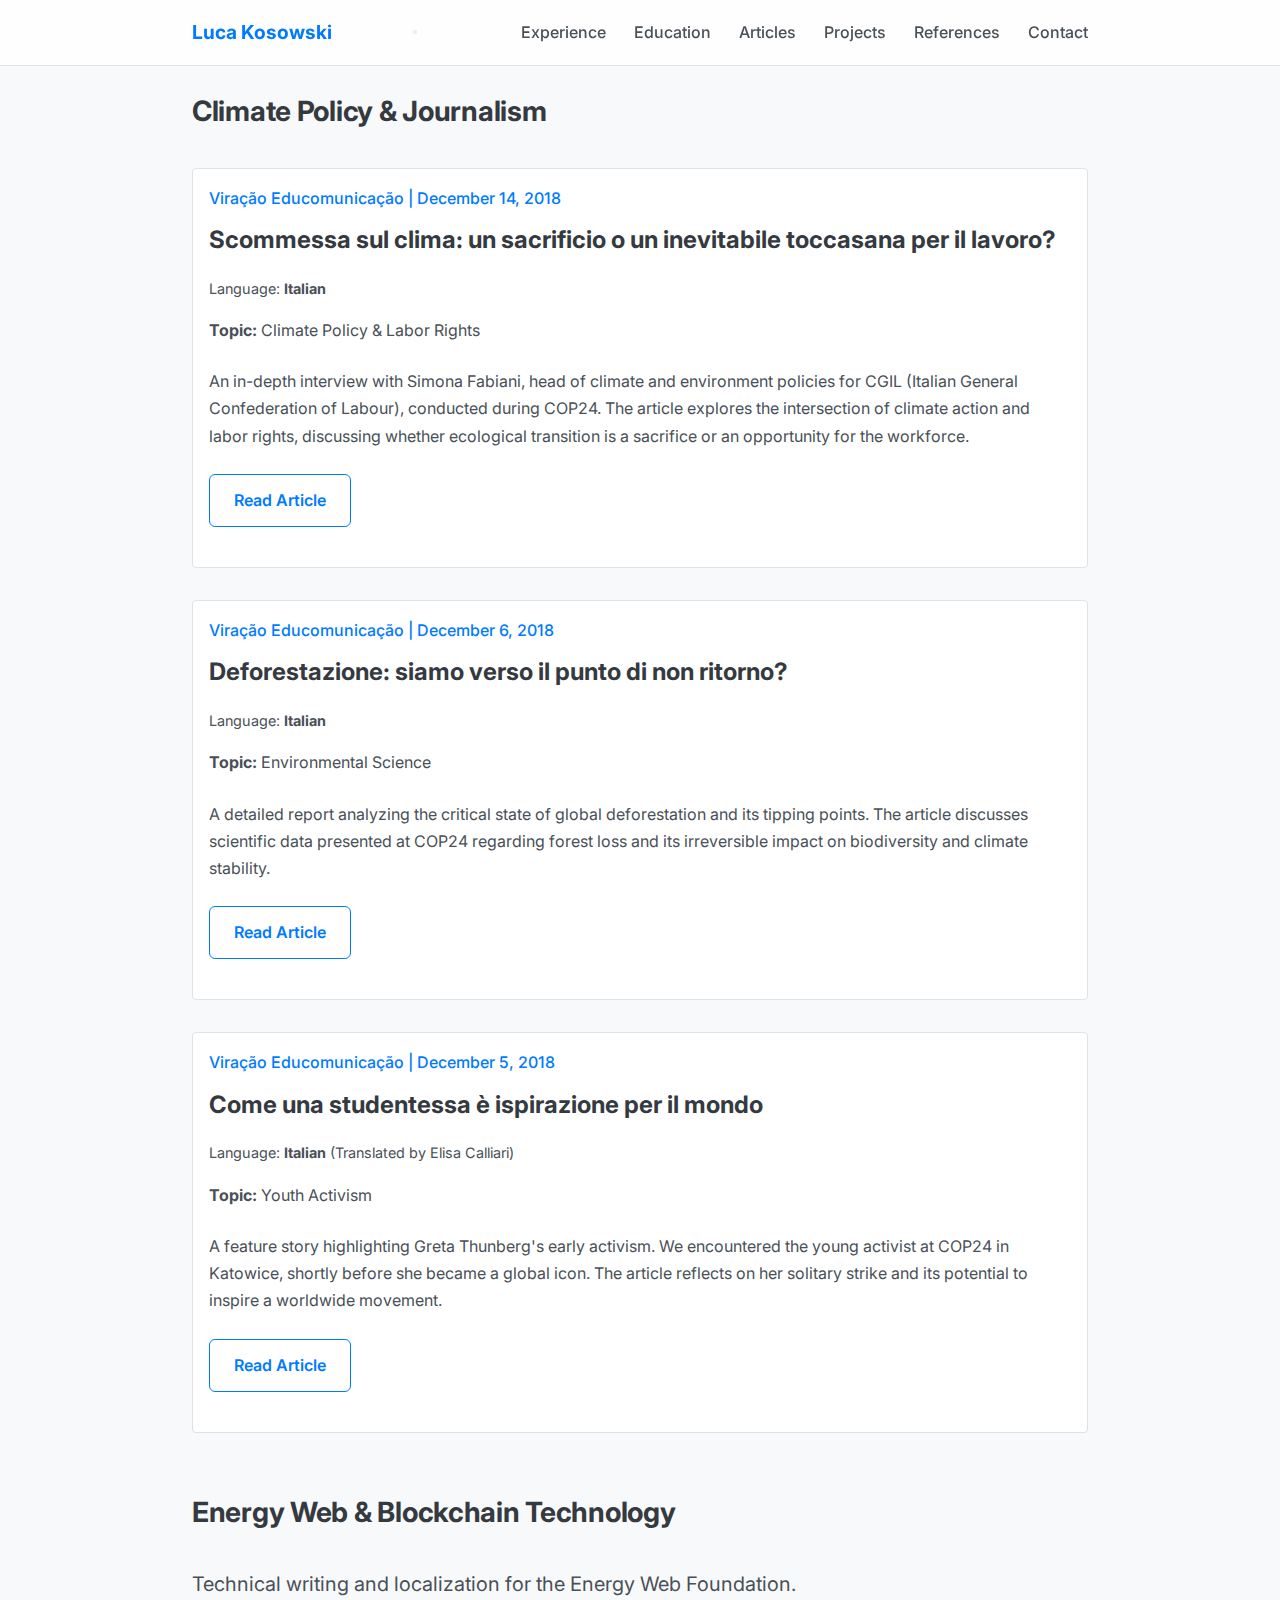
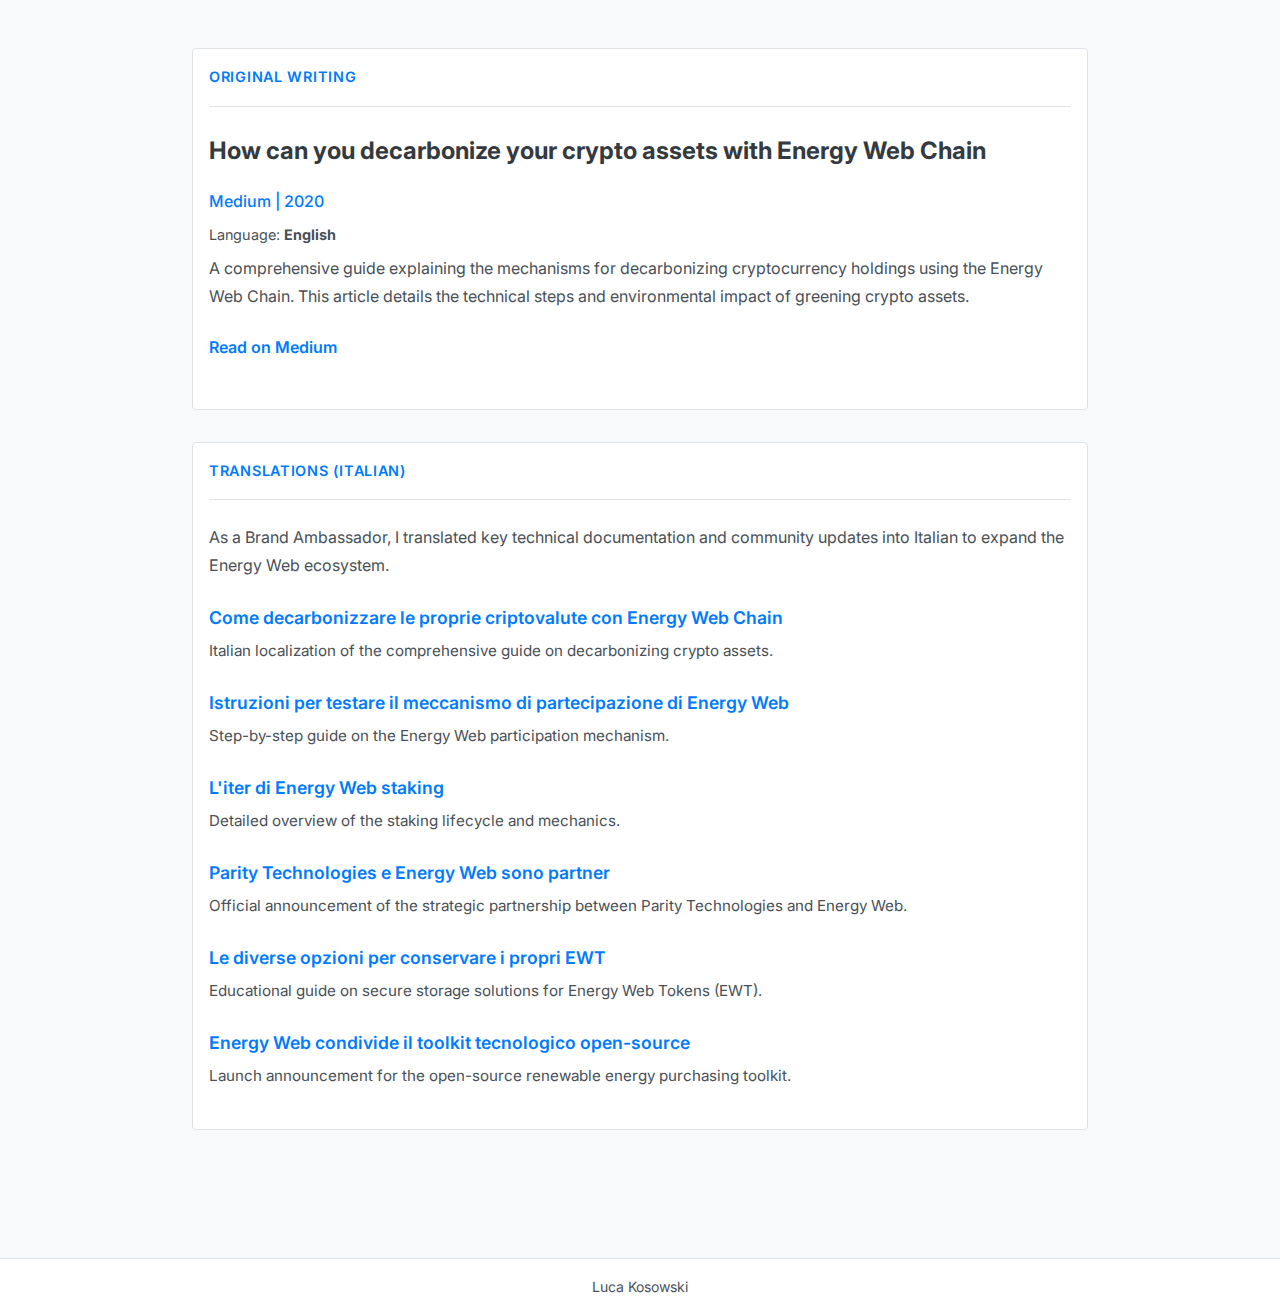
<file: articles.html>
<!DOCTYPE html>
<html lang="en">
<head>
  <meta charset="UTF-8">
  <meta name="viewport" content="width=device-width, initial-scale=1.0">
  <title>Articles – Luca Kosowski</title>
  <meta name="description" content="Articles and publications by Luca Kosowski on climate policy, energy transition, and youth activism.">

  <!-- Social Sharing / Open Graph -->
  <meta property="og:title" content="Articles – Luca Kosowski">
  <meta property="og:description" content="Articles and publications by Luca Kosowski on climate policy, energy transition, and youth activism.">
  <meta property="og:image" content="profile.jpg">
  <meta property="og:type" content="website">

  <!-- Favicon -->
  <link rel="icon" href="data:image/svg+xml,<svg xmlns=%22http://www.w3.org/2000/svg%22 viewBox=%220 0 100 100%22><text y=%22.9em%22 font-size=%2290%22>🌐</text></svg>">

  <!-- Analytics (GoatCounter) -->
  <script data-goatcounter="https://lucakosowski.goatcounter.com/count" async src="//gc.zgo.at/count.js"></script>

  <link rel="stylesheet" href="styles.css">
  <link rel="preconnect" href="https://fonts.googleapis.com">
  <link rel="preconnect" href="https://fonts.gstatic.com" crossorigin>
  <link href="https://fonts.googleapis.com/css2?family=Inter:wght@300;400;500;600;700&display=swap" rel="stylesheet">
</head>
<body>

  <header class="site-header">
    <div class="header-content">
      <a href="index.html" class="logo">Luca Kosowski</a>
      <button class="menu-toggle" aria-label="Toggle navigation">
        <span></span>
        <span></span>
        <span></span>
      </button>
      <nav class="main-nav">
        <a href="index.html#experience">Experience</a>
        <a href="index.html#education">Education</a>
        <a href="articles.html">Articles</a>
        <a href="projects.html">Projects</a>
        <a href="references.html">References</a>
        <a href="index.html#contact">Contact</a>
      </nav>
    </div>
  </header>

  <main>
    <div class="main-wrapper">
      
      <!-- Climate Journalism -->
      <section id="climate-journalism">
        <h2 style="margin-bottom: 2rem;">Climate Policy & Journalism</h2>
        
        <div class="project-card">
            <p class="project-meta" style="margin-bottom: 0.5rem;">Viração Educomunicação | December 14, 2018</p>
            <h3>Scommessa sul clima: un sacrificio o un inevitabile toccasana per il lavoro?</h3>
            <p style="font-size: 0.9rem; color: var(--color-text-secondary); margin-bottom: 1rem;">Language: <strong>Italian</strong></p>
            
            <p><strong>Topic:</strong> Climate Policy & Labor Rights</p>
            <p>An in-depth interview with Simona Fabiani, head of climate and environment policies for CGIL (Italian General Confederation of Labour), conducted during COP24. The article explores the intersection of climate action and labor rights, discussing whether ecological transition is a sacrifice or an opportunity for the workforce.</p>
            <p>
                <a href="https://stampagiovanile.it/2018/12/14/scommessa-sul-clima-un-sacrificio-o-un-inevitabile-toccasana-per-il-lavoro/" target="_blank" class="cta-secondary">Read Article</a>
            </p>
        </div>

        <div class="project-card">
            <p class="project-meta" style="margin-bottom: 0.5rem;">Viração Educomunicação | December 6, 2018</p>
            <h3>Deforestazione: siamo verso il punto di non ritorno?</h3>
             <p style="font-size: 0.9rem; color: var(--color-text-secondary); margin-bottom: 1rem;">Language: <strong>Italian</strong></p>
            
            <p><strong>Topic:</strong> Environmental Science</p>
            <p>A detailed report analyzing the critical state of global deforestation and its tipping points. The article discusses scientific data presented at COP24 regarding forest loss and its irreversible impact on biodiversity and climate stability.</p>
            <p>
                <a href="https://stampagiovanile.it/2018/12/06/deforestazione-siamo-verso-il-punto-di-non-ritorno/" target="_blank" class="cta-secondary">Read Article</a>
            </p>
        </div>

        <div class="project-card">
            <p class="project-meta" style="margin-bottom: 0.5rem;">Viração Educomunicação | December 5, 2018</p>
            <h3>Come una studentessa è ispirazione per il mondo</h3>
             <p style="font-size: 0.9rem; color: var(--color-text-secondary); margin-bottom: 1rem;">Language: <strong>Italian</strong> (Translated by Elisa Calliari)</p>
            
            <p><strong>Topic:</strong> Youth Activism</p>
            <p>A feature story highlighting Greta Thunberg's early activism. We encountered the young activist at COP24 in Katowice, shortly before she became a global icon. The article reflects on her solitary strike and its potential to inspire a worldwide movement.</p>
            <p>
                <a href="https://stampagiovanile.it/2018/12/05/come-una-studentessa-e-ispirazione-per-il-mondo/" target="_blank" class="cta-secondary">Read Article</a>
            </p>
        </div>
      </section>

      <!-- Energy Web -->
      <section id="medium-articles" style="margin-top: 4rem;">
        <h2 style="margin-bottom: 2rem;">Energy Web & Blockchain Technology</h2>
        <p class="lead">Technical writing and localization for the Energy Web Foundation.</p>

        <!-- Originals -->
        <div class="project-card">
            <h4 style="color: var(--color-accent); margin-bottom: 1rem; text-transform: uppercase; font-size: 0.9rem; letter-spacing: 0.05em;">Original Writing</h4>
            <hr style="border: 0; border-top: 1px solid var(--color-border); margin-bottom: 1.5rem;">
            
            <div style="margin-bottom: 2rem;">
                <h3>How can you decarbonize your crypto assets with Energy Web Chain</h3>
                <p class="project-meta" style="margin-bottom: 0.5rem;">Medium | 2020</p>
                <p style="font-size: 0.9rem; color: var(--color-text-secondary); margin-bottom: 0.5rem;">Language: <strong>English</strong></p>
                <p>A comprehensive guide explaining the mechanisms for decarbonizing cryptocurrency holdings using the Energy Web Chain. This article details the technical steps and environmental impact of greening crypto assets.</p>
                <a href="https://medium.com/@KappaK/how-can-you-decarbonize-your-crypto-assets-with-energy-web-chain-d3832514a10b" target="_blank" class="preview-link">Read on Medium</a>
            </div>
        </div>

        <!-- Translations -->
        <div class="project-card">
            <h4 style="color: var(--color-accent); margin-bottom: 1rem; text-transform: uppercase; font-size: 0.9rem; letter-spacing: 0.05em;">Translations (Italian)</h4>
            <hr style="border: 0; border-top: 1px solid var(--color-border); margin-bottom: 1.5rem;">
            
            <p style="margin-bottom: 1.5rem;">As a Brand Ambassador, I translated key technical documentation and community updates into Italian to expand the Energy Web ecosystem.</p>

            <ul style="list-style: none; padding-left: 0;">
                <li style="margin-bottom: 1.5rem;">
                    <a href="https://medium.com/@KappaK/come-decarbonizzare-le-proprie-criptovalute-con-energy-web-chain-299231c9357" target="_blank" style="font-weight: 600; font-size: 1.1rem; display: block; margin-bottom: 0.25rem;">Come decarbonizzare le proprie criptovalute con Energy Web Chain</a>
                    <span style="color: var(--color-text-secondary); font-size: 0.95rem;">Italian localization of the comprehensive guide on decarbonizing crypto assets.</span>
                </li>
                <li style="margin-bottom: 1.5rem;">
                    <a href="https://medium.com/@KappaK/istruzioni-per-testare-il-meccanismo-di-partecipazione-di-energy-web-1778926d89a9" target="_blank" style="font-weight: 600; font-size: 1.1rem; display: block; margin-bottom: 0.25rem;">Istruzioni per testare il meccanismo di partecipazione di Energy Web</a>
                    <span style="color: var(--color-text-secondary); font-size: 0.95rem;">Step-by-step guide on the Energy Web participation mechanism.</span>
                </li>
                <li style="margin-bottom: 1.5rem;">
                    <a href="https://medium.com/@KappaK/liter-di-energy-web-staking-9fb536a5d47d" target="_blank" style="font-weight: 600; font-size: 1.1rem; display: block; margin-bottom: 0.25rem;">L'iter di Energy Web staking</a>
                    <span style="color: var(--color-text-secondary); font-size: 0.95rem;">Detailed overview of the staking lifecycle and mechanics.</span>
                </li>
                <li style="margin-bottom: 1.5rem;">
                    <a href="https://medium.com/@KappaK/parity-technologies-e-energy-web-sono-partner-nel-dare-il-via-alla-nuova-energy-web-consortia-relay-d885afdb32ee" target="_blank" style="font-weight: 600; font-size: 1.1rem; display: block; margin-bottom: 0.25rem;">Parity Technologies e Energy Web sono partner</a>
                    <span style="color: var(--color-text-secondary); font-size: 0.95rem;">Official announcement of the strategic partnership between Parity Technologies and Energy Web.</span>
                </li>
                <li style="margin-bottom: 1.5rem;">
                    <a href="https://medium.com/@KappaK/le-diverse-opzioni-per-conservare-i-propri-ewt-da7f86a3b0a1" target="_blank" style="font-weight: 600; font-size: 1.1rem; display: block; margin-bottom: 0.25rem;">Le diverse opzioni per conservare i propri EWT</a>
                    <span style="color: var(--color-text-secondary); font-size: 0.95rem;">Educational guide on secure storage solutions for Energy Web Tokens (EWT).</span>
                </li>
                <li style="margin-bottom: 1.5rem;">
                    <a href="https://medium.com/@KappaK/energy-web-condivide-il-toolkit-tecnologico-open-source-per-semplificare-lacquisto-di-energia-ed6d071918b3" target="_blank" style="font-weight: 600; font-size: 1.1rem; display: block; margin-bottom: 0.25rem;">Energy Web condivide il toolkit tecnologico open-source</a>
                    <span style="color: var(--color-text-secondary); font-size: 0.95rem;">Launch announcement for the open-source renewable energy purchasing toolkit.</span>
                </li>
            </ul>
        </div>
      </section>
    </div>
  </main>

  <footer class="site-footer">
    <p>Luca Kosowski</p>
  </footer>

  <!-- Scripts -->
  <script>
    // Mobile Menu Toggle
    const menuToggle = document.querySelector('.menu-toggle');
    const siteHeader = document.querySelector('.site-header');
    const navLinks = document.querySelectorAll('.main-nav a');

    if (menuToggle) {
        menuToggle.addEventListener('click', () => {
            siteHeader.classList.toggle('nav-open');
        });

        // Close menu when a link is clicked
        navLinks.forEach(link => {
            link.addEventListener('click', () => {
                siteHeader.classList.remove('nav-open');
            });
        });
    }
  </script>

</body>
</html>
</file>
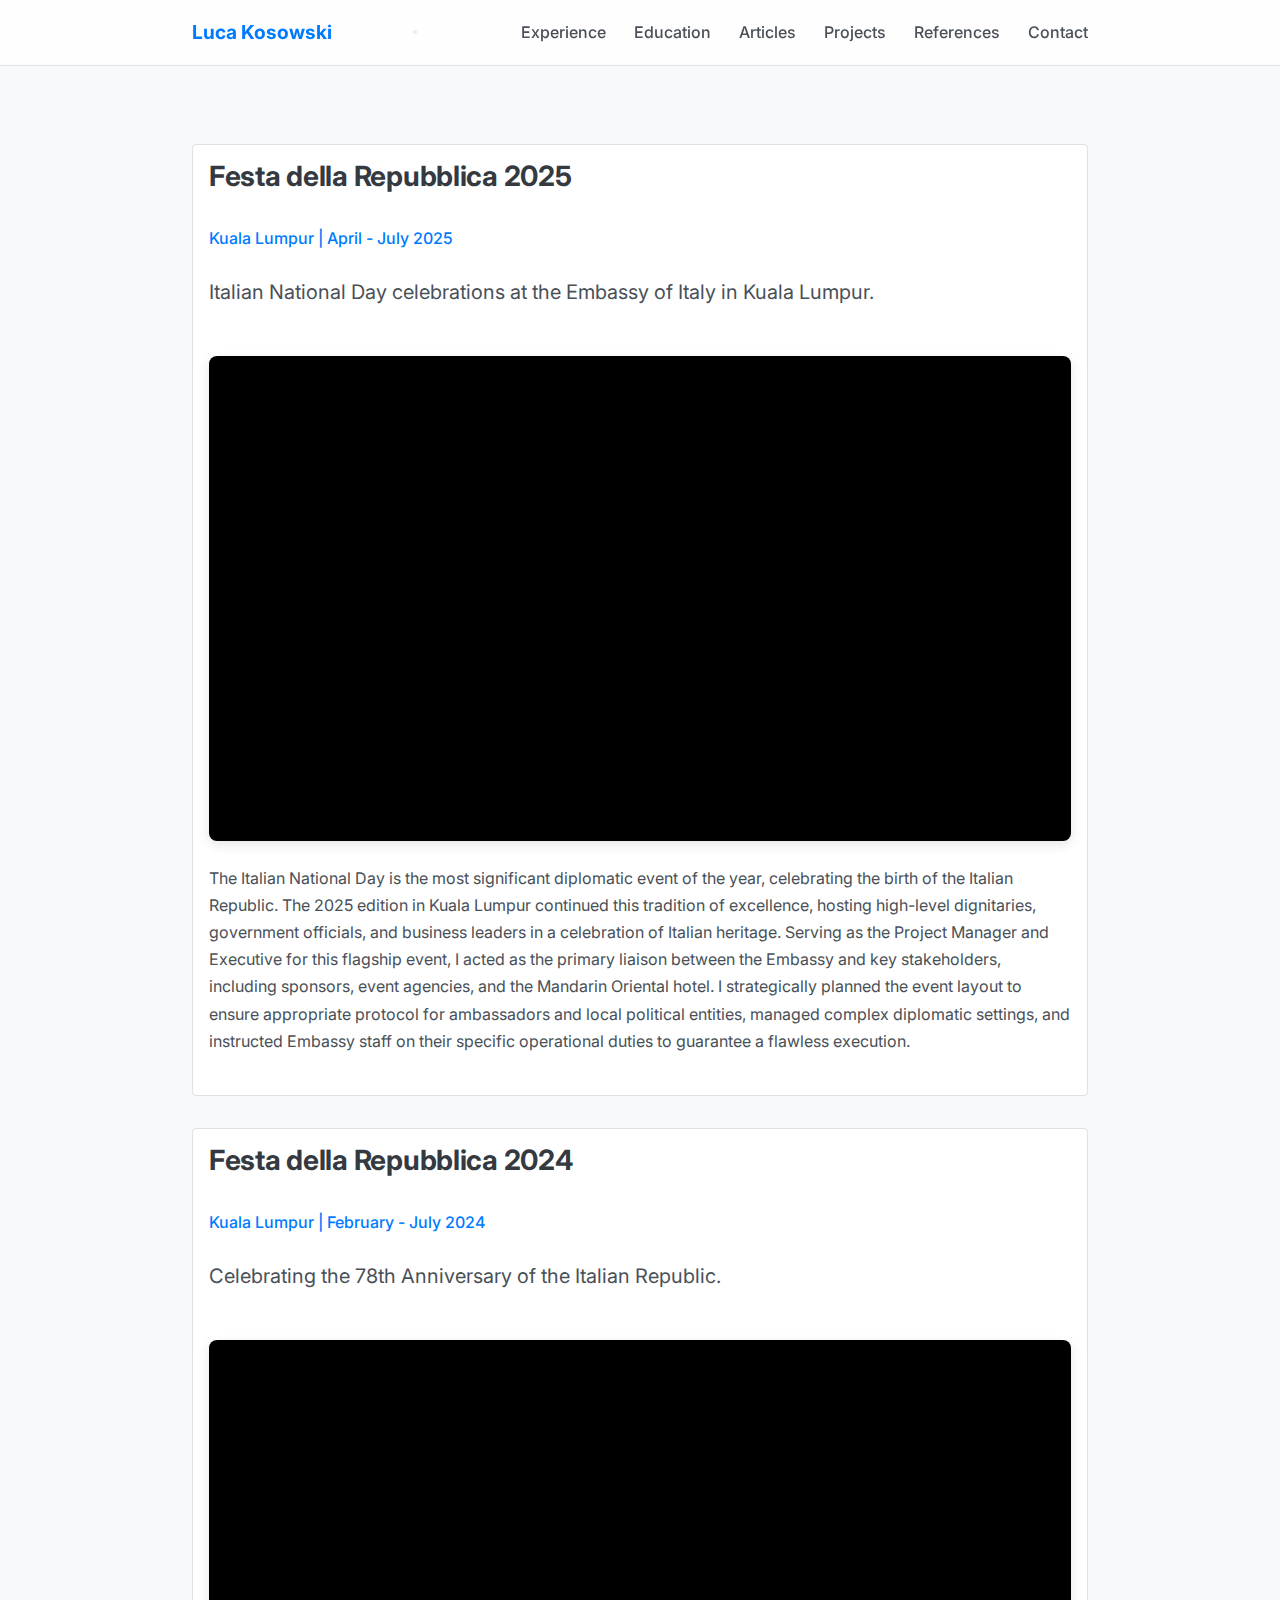
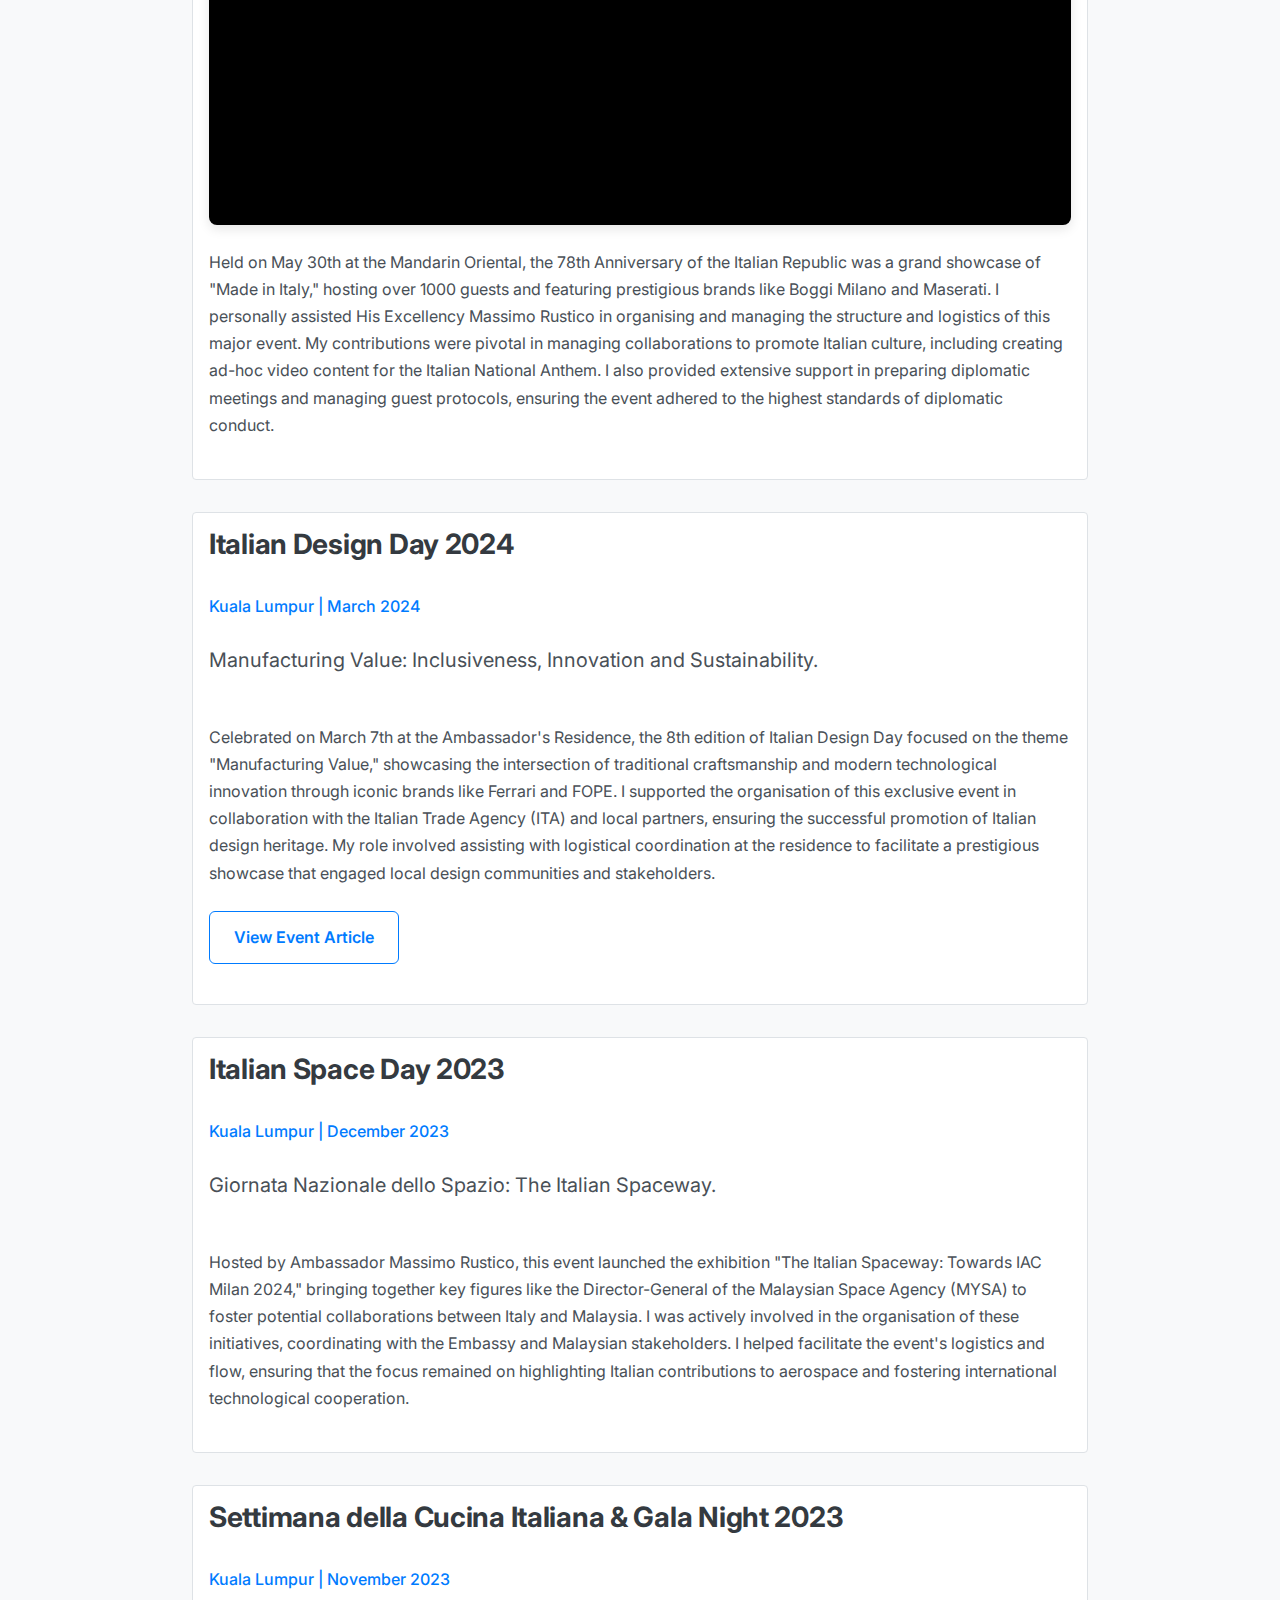
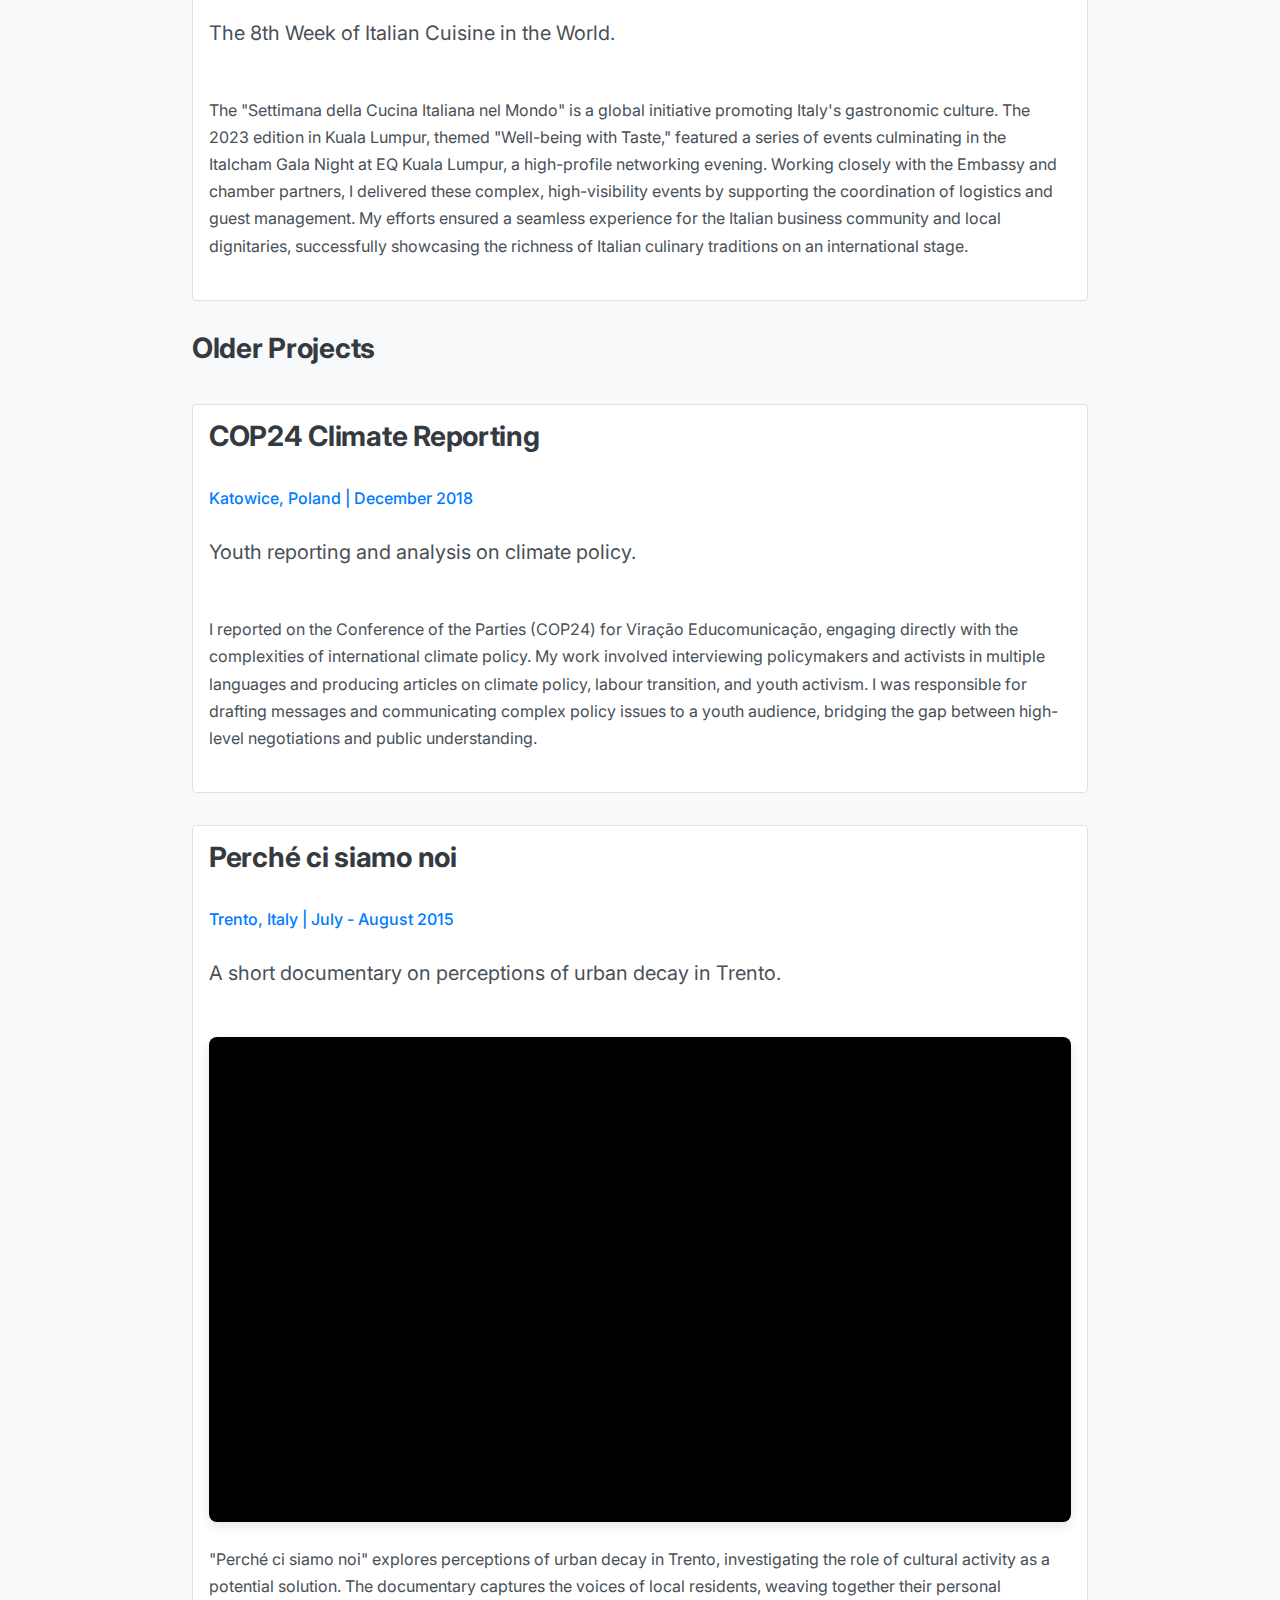
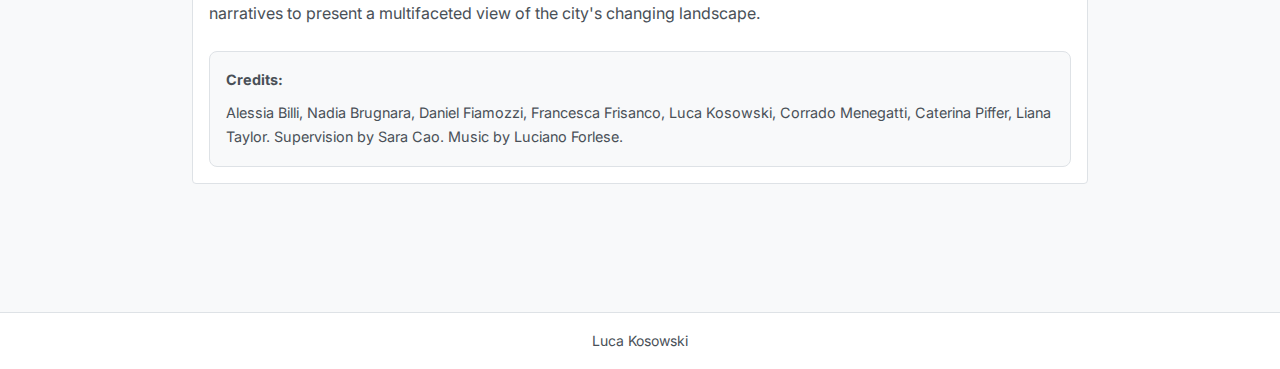
<file: projects.html>
<!DOCTYPE html>
<html lang="en">
<head>
  <meta charset="UTF-8">
  <meta name="viewport" content="width=device-width, initial-scale=1.0">
  <title>Projects – Luca Kosowski</title>
  <meta name="description" content="Selected projects by Luca Kosowski, including diplomatic events, documentaries, and climate reporting.">
  
  <!-- Social Sharing / Open Graph -->
  <meta property="og:title" content="Projects – Luca Kosowski">
  <meta property="og:description" content="Selected projects by Luca Kosowski, including diplomatic events, documentaries, and climate reporting.">
  <meta property="og:image" content="profile.jpg">
  <meta property="og:type" content="website">

  <!-- Favicon -->
  <link rel="icon" href="data:image/svg+xml,<svg xmlns=%22http://www.w3.org/2000/svg%22 viewBox=%220 0 100 100%22><text y=%22.9em%22 font-size=%2290%22>🌐</text></svg>">

  <!-- Analytics (GoatCounter) -->
  <script data-goatcounter="https://lucakosowski.goatcounter.com/count" async src="//gc.zgo.at/count.js"></script>

  <link rel="stylesheet" href="styles.css">
  <link rel="preconnect" href="https://fonts.googleapis.com">
  <link rel="preconnect" href="https://fonts.gstatic.com" crossorigin>
  <link href="https://fonts.googleapis.com/css2?family=Inter:wght@300;400;500;600;700&display=swap" rel="stylesheet">
</head>
<body>

  <header class="site-header">
    <div class="header-content">
      <a href="index.html" class="logo">Luca Kosowski</a>
      <button class="menu-toggle" aria-label="Toggle navigation">
        <span></span>
        <span></span>
        <span></span>
      </button>
      <nav class="main-nav">
        <a href="index.html#experience">Experience</a>
        <a href="index.html#education">Education</a>
        <a href="articles.html">Articles</a>
        <a href="projects.html">Projects</a>
        <a href="references.html">References</a>
        <a href="index.html#contact">Contact</a>
      </nav>
    </div>
  </header>

  <main>
    <div class="main-wrapper">
      
      <div class="section-label" style="margin-bottom: 3rem; display: block; text-align: center; font-size: 1.2rem;"></div>

      <!-- 2025 Projects -->
      <section id="festa2025" class="project-card">
        <h2>Festa della Repubblica 2025</h2>
        <p class="project-meta">Kuala Lumpur | April - July 2025</p>
        <p class="lead">Italian National Day celebrations at the Embassy of Italy in Kuala Lumpur.</p>
        
        <div class="video-container" style="position: relative; padding-bottom: 56.25%; height: 0; overflow: hidden; max-width: 100%; background: #000; border-radius: 8px; box-shadow: 0 4px 12px rgba(0,0,0,0.1); margin-bottom: 1.5rem;">
            <iframe 
                src="https://www.youtube.com/embed/hz1xPkvdhcI" 
                frameborder="0" 
                allow="accelerometer; autoplay; clipboard-write; encrypted-media; gyroscope; picture-in-picture" 
                allowfullscreen
                referrerpolicy="strict-origin-when-cross-origin"
                style="position: absolute; top: 0; left: 0; width: 100%; height: 100%;">
            </iframe>
        </div>
        
        <div>
            <p>The Italian National Day is the most significant diplomatic event of the year, celebrating the birth of the Italian Republic. The 2025 edition in Kuala Lumpur continued this tradition of excellence, hosting high-level dignitaries, government officials, and business leaders in a celebration of Italian heritage. Serving as the Project Manager and Executive for this flagship event, I acted as the primary liaison between the Embassy and key stakeholders, including sponsors, event agencies, and the Mandarin Oriental hotel. I strategically planned the event layout to ensure appropriate protocol for ambassadors and local political entities, managed complex diplomatic settings, and instructed Embassy staff on their specific operational duties to guarantee a flawless execution.</p>
        </div>
      </section>

      <!-- 2024 Projects -->
      <section id="festa2024" class="project-card">
        <h2>Festa della Repubblica 2024</h2>
        <p class="project-meta">Kuala Lumpur | February - July 2024</p>
        <p class="lead">Celebrating the 78th Anniversary of the Italian Republic.</p>
        
        <div class="video-container" style="position: relative; padding-bottom: 56.25%; height: 0; overflow: hidden; max-width: 100%; background: #000; border-radius: 8px; box-shadow: 0 4px 12px rgba(0,0,0,0.1); margin-bottom: 1.5rem;">
            <iframe 
                src="https://www.youtube.com/embed/T7MQqKLdZvc" 
                frameborder="0" 
                allow="accelerometer; autoplay; clipboard-write; encrypted-media; gyroscope; picture-in-picture" 
                allowfullscreen
                referrerpolicy="strict-origin-when-cross-origin"
                style="position: absolute; top: 0; left: 0; width: 100%; height: 100%;">
            </iframe>
        </div>

        <div>
            <p>Held on May 30th at the Mandarin Oriental, the 78th Anniversary of the Italian Republic was a grand showcase of "Made in Italy," hosting over 1000 guests and featuring prestigious brands like Boggi Milano and Maserati. I personally assisted His Excellency Massimo Rustico in organising and managing the structure and logistics of this major event. My contributions were pivotal in managing collaborations to promote Italian culture, including creating ad-hoc video content for the Italian National Anthem. I also provided extensive support in preparing diplomatic meetings and managing guest protocols, ensuring the event adhered to the highest standards of diplomatic conduct.</p>
        </div>
      </section>

      <section id="design2024" class="project-card">
        <h2>Italian Design Day 2024</h2>
        <p class="project-meta">Kuala Lumpur | March 2024</p>
        <p class="lead">Manufacturing Value: Inclusiveness, Innovation and Sustainability.</p>
        
        <div>
            <p>Celebrated on March 7th at the Ambassador's Residence, the 8th edition of Italian Design Day focused on the theme "Manufacturing Value," showcasing the intersection of traditional craftsmanship and modern technological innovation through iconic brands like Ferrari and FOPE. I supported the organisation of this exclusive event in collaboration with the Italian Trade Agency (ITA) and local partners, ensuring the successful promotion of Italian design heritage. My role involved assisting with logistical coordination at the residence to facilitate a prestigious showcase that engaged local design communities and stakeholders.</p>
            
            <p style="margin-top: 1rem;">
                <a href="https://italcham.my/italian-design-day-in-malaysia-2024/" target="_blank" class="cta-secondary">View Event Article</a>
            </p>
        </div>
      </section>

      <!-- 2023 Projects -->
      <section id="space2023" class="project-card">
        <h2>Italian Space Day 2023</h2>
        <p class="project-meta">Kuala Lumpur | December 2023</p>
        <p class="lead">Giornata Nazionale dello Spazio: The Italian Spaceway.</p>
        
        <div>
             <p>Hosted by Ambassador Massimo Rustico, this event launched the exhibition "The Italian Spaceway: Towards IAC Milan 2024," bringing together key figures like the Director-General of the Malaysian Space Agency (MYSA) to foster potential collaborations between Italy and Malaysia. I was actively involved in the organisation of these initiatives, coordinating with the Embassy and Malaysian stakeholders. I helped facilitate the event's logistics and flow, ensuring that the focus remained on highlighting Italian contributions to aerospace and fostering international technological cooperation.</p>
        </div>
      </section>

      <section id="gala2023" class="project-card">
        <h2>Settimana della Cucina Italiana & Gala Night 2023</h2>
        <p class="project-meta">Kuala Lumpur | November 2023</p>
        <p class="lead">The 8th Week of Italian Cuisine in the World.</p>
        
        <div>
            <p>The "Settimana della Cucina Italiana nel Mondo" is a global initiative promoting Italy's gastronomic culture. The 2023 edition in Kuala Lumpur, themed "Well-being with Taste," featured a series of events culminating in the Italcham Gala Night at EQ Kuala Lumpur, a high-profile networking evening. Working closely with the Embassy and chamber partners, I delivered these complex, high-visibility events by supporting the coordination of logistics and guest management. My efforts ensured a seamless experience for the Italian business community and local dignitaries, successfully showcasing the richness of Italian culinary traditions on an international stage.</p>
        </div>
      </section>

      <h2 style="margin-bottom: 2rem;">Older Projects</h2>

      <section id="cop24" class="project-card">
        <h2>COP24 Climate Reporting</h2>
        <p class="project-meta">Katowice, Poland | December 2018</p>
        <p class="lead">Youth reporting and analysis on climate policy.</p>
        
        <div>
            <p>I reported on the Conference of the Parties (COP24) for Viração Educomunicação, engaging directly with the complexities of international climate policy. My work involved interviewing policymakers and activists in multiple languages and producing articles on climate policy, labour transition, and youth activism. I was responsible for drafting messages and communicating complex policy issues to a youth audience, bridging the gap between high-level negotiations and public understanding.</p>
        </div>
      </section>

      
      <!-- Older Projects -->
      <section id="video1" class="project-card">
        <h2>Perché ci siamo noi</h2>
        <p class="project-meta">Trento, Italy | July - August 2015</p>
        <p class="lead">A short documentary on perceptions of urban decay in Trento.</p>
        
        <div class="video-container" style="position: relative; padding-bottom: 56.25%; height: 0; overflow: hidden; max-width: 100%; background: #000; border-radius: 8px; box-shadow: 0 4px 12px rgba(0,0,0,0.1); margin-bottom: 1.5rem;">
            <iframe 
                src="https://www.youtube.com/embed/yUjjPUTrvt0" 
                frameborder="0" 
                allow="accelerometer; autoplay; clipboard-write; encrypted-media; gyroscope; picture-in-picture" 
                allowfullscreen
                referrerpolicy="strict-origin-when-cross-origin"
                style="position: absolute; top: 0; left: 0; width: 100%; height: 100%;">
            </iframe>
        </div>
        
        <div>
            <p>"Perché ci siamo noi" explores perceptions of urban decay in Trento, investigating the role of cultural activity as a potential solution. The documentary captures the voices of local residents, weaving together their personal narratives to present a multifaceted view of the city's changing landscape.</p>
            
            <div style="background: #f8f9fa; padding: 1rem; border-radius: 8px; font-size: 0.9rem; margin-top: 1rem; border: 1px solid var(--color-border);">
                <p style="margin-bottom: 0.5rem;"><strong>Credits:</strong></p>
                <p style="margin-bottom: 0;">Alessia Billi, Nadia Brugnara, Daniel Fiamozzi, Francesca Frisanco, Luca Kosowski, Corrado Menegatti, Caterina Piffer, Liana Taylor. Supervision by Sara Cao. Music by Luciano Forlese.</p>
            </div>
        </div>
      </section>

     

    </div>
  </main>

  <footer class="site-footer">
    <p>Luca Kosowski</p>
  </footer>

  <!-- Scripts -->
  <script>
    // Mobile Menu Toggle
    const menuToggle = document.querySelector('.menu-toggle');
    const siteHeader = document.querySelector('.site-header');
    const navLinks = document.querySelectorAll('.main-nav a');

    if (menuToggle) {
        menuToggle.addEventListener('click', () => {
            siteHeader.classList.toggle('nav-open');
        });

        // Close menu when a link is clicked
        navLinks.forEach(link => {
            link.addEventListener('click', () => {
                siteHeader.classList.remove('nav-open');
            });
        });
    }
  </script>

</body>
</html>
</file>
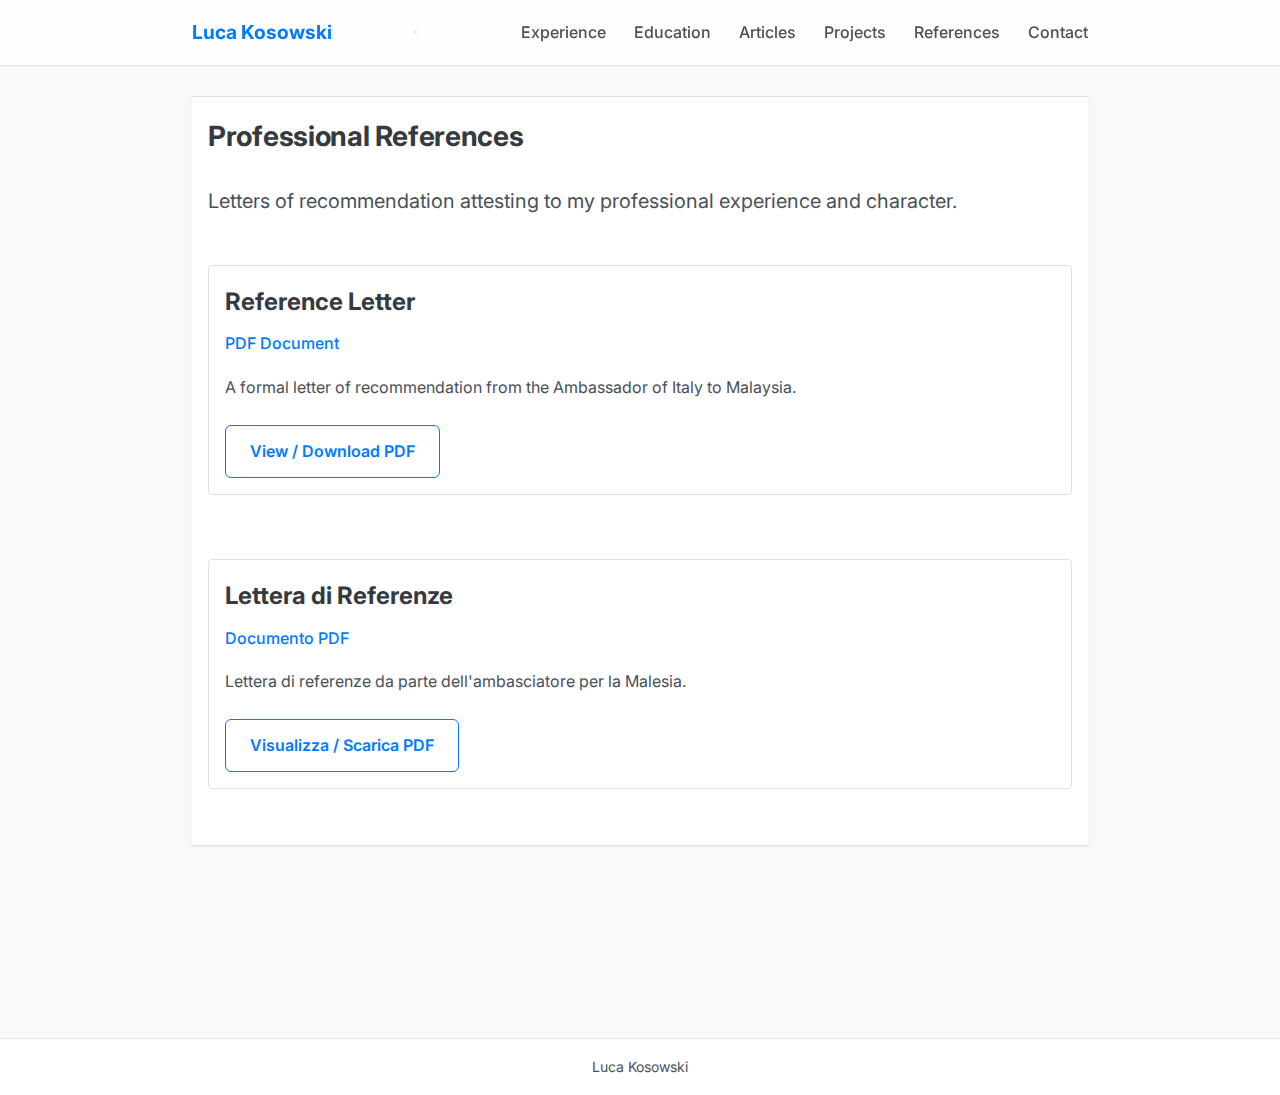
<file: references.html>
<!DOCTYPE html>
<html lang="en">
<head>
  <meta charset="UTF-8">
  <meta name="viewport" content="width=device-width, initial-scale=1.0">
  <title>References – Luca Kosowski</title>
  <meta name="description" content="Professional reference letters for Luca Kosowski.">

  <!-- Social Sharing / Open Graph -->
  <meta property="og:title" content="References – Luca Kosowski">
  <meta property="og:description" content="Professional reference letters for Luca Kosowski.">
  <meta property="og:image" content="profile.jpg">
  <meta property="og:type" content="website">

  <!-- Favicon -->
  <link rel="icon" href="data:image/svg+xml,<svg xmlns=%22http://www.w3.org/2000/svg%22 viewBox=%220 0 100 100%22><text y=%22.9em%22 font-size=%2290%22>🌐</text></svg>">

  <!-- Analytics (GoatCounter) -->
  <script data-goatcounter="https://lucakosowski.goatcounter.com/count" async src="//gc.zgo.at/count.js"></script>

  <link rel="stylesheet" href="styles.css">
  <link rel="preconnect" href="https://fonts.googleapis.com">
  <link rel="preconnect" href="https://fonts.gstatic.com" crossorigin>
  <link href="https://fonts.googleapis.com/css2?family=Inter:wght@300;400;500;600;700&display=swap" rel="stylesheet">
</head>
<body>

  <header class="site-header">
    <div class="header-content">
      <a href="index.html" class="logo">Luca Kosowski</a>
      <button class="menu-toggle" aria-label="Toggle navigation">
        <span></span>
        <span></span>
        <span></span>
      </button>
      <nav class="main-nav">
        <a href="index.html#experience">Experience</a>
        <a href="index.html#education">Education</a>
        <a href="articles.html">Articles</a>
        <a href="projects.html">Projects</a>
        <a href="references.html">References</a>
        <a href="index.html#contact">Contact</a>
      </nav>
    </div>
  </header>

  <main>
    <div class="main-wrapper">
      
      <section id="references" class="content-section">
        <h2>Professional References</h2>
        <p class="lead">Letters of recommendation attesting to my professional experience and character.</p>
        
        <div class="preview-grid">
          
          <!-- English Letter -->
          <div class="project-card">
            <h3 style="margin-bottom: 0.5rem;">Reference Letter</h3>
            <p class="project-meta" style="margin-bottom: 1rem;">PDF Document</p>
            <p>A formal letter of recommendation from the Ambassador of Italy to Malaysia.</p>
            <div style="margin-top: 1.5rem;">
                <a href="Reference_Letter_English.pdf" target="_blank" class="cta-secondary">View / Download PDF</a>
            </div>
          </div>

          <!-- Italian Letter -->
          <div class="project-card">
            <h3 style="margin-bottom: 0.5rem;">Lettera di Referenze</h3>
            <p class="project-meta" style="margin-bottom: 1rem;">Documento PDF</p>
            <p>Lettera di referenze da parte dell'ambasciatore per la Malesia.</p>
            <div style="margin-top: 1.5rem;">
                <a href="Reference_Letter_Italian.pdf" target="_blank" class="cta-secondary">Visualizza / Scarica PDF</a>
            </div>
          </div>

        </div>
      </section>

    </div>
  </main>

  <footer class="site-footer">
    <p>Luca Kosowski</p>
  </footer>

  <!-- Scripts -->
  <script>
    // Mobile Menu Toggle
    const menuToggle = document.querySelector('.menu-toggle');
    const siteHeader = document.querySelector('.site-header');
    const navLinks = document.querySelectorAll('.main-nav a');

    if (menuToggle) {
        menuToggle.addEventListener('click', () => {
            siteHeader.classList.toggle('nav-open');
        });

        // Close menu when a link is clicked
        navLinks.forEach(link => {
            link.addEventListener('click', () => {
                siteHeader.classList.remove('nav-open');
            });
        });
    }
  </script>

</body>
</html>
</file>
<file: styles.css>
/* ============================================
   NEW & IMPROVED WEBSITE
   Combining clean structure with modern design
   ============================================ */

/* ===== RESET & BASE ===== */
* {
  margin: 0;
  padding: 0;
  box-sizing: border-box;
}

:root {
  /* Color Palette - Light, professional, with a blue accent */
  --color-bg: #f8f9fa;
  --color-surface: #ffffff;
  --color-text-primary: #212529;
  --color-text-secondary: #495057;
  --color-accent: #007bff;
  --color-accent-hover: #0056b3;
  --color-border: #dee2e6;
  --color-contour: #343a40;

  /* Typography */
  --font-primary: 'Inter', -apple-system, BlinkMacSystemFont, 'Segoe UI', sans-serif;
  --font-weight-light: 300;
  --font-weight-regular: 400;
  --font-weight-medium: 500;
  --font-weight-semibold: 600;
  --font-weight-bold: 700;

  /* Spacing */
  --spacing-xs: 0.5rem;
  --spacing-sm: 1rem;
  --spacing-md: 1.5rem;
  --spacing-lg: 2rem;
  --spacing-xl: 3rem;
  --spacing-2xl: 4rem;
  --spacing-3xl: 6rem;

  /* Layout */
  --max-width-content: 720px;
  --max-width-wide: 960px; /* Reduced from 1200px to fix "too elongated" look */

  /* Transitions */
  --transition-fast: 150ms ease;
  --transition-base: 250ms ease;
  --transition-slow: 400ms ease;
}

html {
  scroll-behavior: smooth;
  font-size: clamp(16px, 1.2vw, 18px);
}

body {
  font-family: var(--font-primary);
  background: var(--color-bg);
  color: var(--color-text-primary);
  line-height: 1.7;
  overflow-x: hidden;
  -webkit-font-smoothing: antialiased;
  -moz-osx-font-smoothing: grayscale;
}

/* ===== HEADER ===== */
.site-header {
  position: fixed;
  top: 0;
  width: 100%;
  z-index: 100;
  background: rgba(255, 255, 255, 0.85);
  backdrop-filter: blur(20px);
  border-bottom: 1px solid var(--color-border);
}

.header-content {
  max-width: var(--max-width-wide);
  margin: 0 auto;
  padding: 1rem 2rem;
  display: flex;
  justify-content: space-between;
  align-items: center;
}

.logo {
  font-size: 1.2rem;
  font-weight: var(--font-weight-bold);
  color: var(--color-accent);
}

.main-nav a {
  color: var(--color-text-secondary);
  text-decoration: none;
  font-weight: var(--font-weight-medium);
  transition: color var(--transition-fast);
  margin-left: 1.5rem;
}

.main-nav a:hover {
  color: var(--color-accent);
}


/* ===== HERO SECTION ===== */
.hero-section {
  min-height: 100vh;
  display: flex;
  align-items: center;
  justify-content: center;
  text-align: center;
  padding: 8rem 2rem 4rem;
}

.hero-content {
  max-width: 800px;
}

.profile-image {
    width: 150px;
    height: 150px;
    border-radius: 50%;
    object-fit: cover;
    margin-bottom: var(--spacing-lg);
    border: 5px solid var(--color-surface);
    box-shadow: 0 4px 12px rgba(0,0,0,0.1);
}

.hero-title {
  font-size: clamp(2.5rem, 5vw, 4rem);
  font-weight: var(--font-weight-bold);
  letter-spacing: -0.02em;
  line-height: 1.2;
  color: var(--color-text-primary);
}

.hero-subtitle {
  font-size: 1.25rem;
  color: var(--color-accent);
  margin-bottom: 2rem;
  font-weight: var(--font-weight-medium);
}

.hero-actions {
  display: flex;
  gap: 1rem;
  justify-content: center;
  flex-wrap: wrap;
  margin-top: var(--spacing-lg);
}

.cta-primary,
.cta-secondary {
  padding: 0.75rem 1.5rem;
  border-radius: 6px;
  text-decoration: none;
  font-weight: var(--font-weight-semibold);
  transition: all var(--transition-base);
  display: inline-block;
  cursor: pointer;
  border: 1px solid var(--color-accent);
  font-size: 1rem;
}

.cta-primary {
  background: var(--color-accent);
  color: var(--color-surface);
}

.cta-primary:hover {
  transform: translateY(-2px);
  box-shadow: 0 8px 24px rgba(0, 123, 255, 0.3);
  background: var(--color-accent-hover);
  border-color: var(--color-accent-hover);
}

.cta-secondary {
  background: transparent;
  color: var(--color-accent);
}

.cta-secondary:hover {
  background: rgba(0, 123, 255, 0.1);
  transform: translateY(-2px);
}

/* ===== MAIN LAYOUT ===== */
.main-wrapper {
  max-width: var(--max-width-wide);
  margin: 0 auto;
  padding: var(--spacing-3xl) var(--spacing-lg); /* Keep generous padding on desktop */
}

/* ===== CONTENT AREA ===== */
.content-section {
  margin-bottom: var(--spacing-3xl);
  padding: var(--spacing-2xl);
  background: var(--color-surface);
  border-radius: 12px;
  box-shadow: 0 1px 3px rgba(0,0,0,0.05);
  border: 1px solid var(--color-border);
}

.section-label {
  display: inline-block;
  font-size: 0.875rem;
  font-weight: var(--font-weight-semibold);
  color: var(--color-accent);
  text-transform: uppercase;
  letter-spacing: 0.05em;
  margin-bottom: var(--spacing-sm);
}

/* ===== TYPOGRAPHY ===== */
h2 {
  font-size: 2rem;
  letter-spacing: -0.01em;
  margin-bottom: var(--spacing-md);
  color: var(--color-contour);
}

h3 {
  font-size: 1.5rem;
  margin-bottom: var(--spacing-sm);
  color: var(--color-contour);
}

h4 {
    font-size: 1.2rem;
    font-weight: var(--font-weight-semibold);
    color: var(--color-text-primary);
    margin-bottom: var(--spacing-xs);
}

p {
  margin-bottom: var(--spacing-md);
  color: var(--color-text-secondary);
}

.lead {
  font-size: 1.25rem;
  line-height: 1.6;
  color: var(--color-text-secondary);
  margin-bottom: var(--spacing-xl);
}

a {
    color: var(--color-accent);
    text-decoration: none;
}
a:hover {
    color: var(--color-accent-hover);
    text-decoration: underline;
}

/* ===== Experience Section ===== */
.experience-item {
    border: 1px solid var(--color-border);
    border-radius: 8px;
    padding: var(--spacing-md);
    margin-bottom: var(--spacing-lg);
    transition: all var(--transition-base);
    background: var(--color-surface);
}

.experience-item:hover {
    opacity: 0.9;
    box-shadow: 0 8px 30px rgba(0,0,0,0.1);
    transform: translateY(-5px);
}

summary {
  list-style: none;
  cursor: pointer;
  width: 100%; /* Ensure click target spans full width */
  -webkit-tap-highlight-color: transparent; /* Remove grey tap highlight on mobile */
}

summary::-webkit-details-marker {
  display: none;
}

summary:focus, summary:active {
    outline: none;
    background: transparent;
}

.job-summary {
    cursor: pointer;
    outline: none;
    display: flex;
    justify-content: space-between;
    align-items: center;
    flex-wrap: wrap;
    gap: 0.5rem;
    padding: var(--spacing-sm) 0;
    padding-right: 2rem; /* Make space for the absolute arrow */
    position: relative; /* Context for absolute positioning */
    width: 100%; /* Ensure click target spans full width */
}

/* Move meta to new line on mobile */
@media (max-width: 768px) {
    .job-summary {
        flex-direction: column;
        align-items: flex-start;
        padding-right: 2rem; /* Keep space for arrow */
    }
    
    .job-meta {
        text-align: left;
        margin-left: 0;
        width: 100%;
        margin-top: 0.25rem;
        display: block; /* Ensure it breaks to new line */
    }
    
    .job-summary::after {
        top: 1.5rem; /* Adjust arrow position for taller summary */
        transform: none;
    }
    
    details[open] > .job-summary::after {
        transform: rotate(180deg);
    }
    
    /* Increase top padding significantly for mobile header clearance */
    .main-wrapper {
        padding-top: 12rem; 
    }
}

.job-title {
    font-size: 1.2rem;
    font-weight: var(--font-weight-bold);
    color: var(--color-text-primary);
    flex: 1 1 auto; /* Allow title to take space but wrap if needed */
    min-width: 200px;
}

.job-meta {
    font-size: 1rem;
    color: var(--color-text-secondary);
    margin-bottom: 0;
    margin-left: auto; /* Pushes meta to the right */
    padding-left: 0;
    text-align: right;
    white-space: normal; /* Allow wrapping on small screens if needed, but keep together generally */
    flex: 0 1 auto;
}

.job-description {
    padding-top: var(--spacing-md);
}

.job-description ul {
    list-style-position: outside;
    padding-left: 1.2rem;
}

.job-description li {
    margin-bottom: var(--spacing-sm);
}

.job-summary::after {
  content: '▼';
  font-size: 1rem;
  color: var(--color-accent);
  transition: transform var(--transition-base);
  position: absolute;
  right: 0;
  top: 50%;
  transform: translateY(-50%);
}

details[open] > .job-summary::after {
  transform: translateY(-50%) rotate(180deg);
}


/* ===== Skills Section ===== */
.skills-grid {
    display: grid;
    grid-template-columns: 1fr 1fr; /* Force 2 columns for the 4 items (2x2) */
    gap: var(--spacing-lg);
}

.skill-category {
    padding: var(--spacing-lg);
    background: var(--color-surface);
    border: 1px solid var(--color-border);
    border-radius: 8px;
    transition: all var(--transition-base);
}

.skill-category:hover {
    opacity: 0.9;
    box-shadow: 0 8px 30px rgba(0,0,0,0.1);
    transform: translateY(-5px);
}

.skill-category h4 {
    color: var(--color-accent);
    margin-bottom: var(--spacing-md);
}

.skill-category ul {
    list-style: none;
}

.skill-category li {
    margin-bottom: var(--spacing-sm);
}

/* ===== Preview Section ===== */
.preview-grid {
    display: grid;
    grid-template-columns: repeat(auto-fit, minmax(280px, 1fr)); /* Reduced min-width to fit 3 cols in 960px container */
    gap: var(--spacing-lg);
}

.preview-card {
    background: var(--color-surface);
    border-radius: 8px;
    box-shadow: 0 4px 12px rgba(0,0,0,0.08);
    transition: all var(--transition-base);
    overflow: hidden;
    border: 1px solid var(--color-border);
}

.preview-card:hover {
    transform: translateY(-4px);
    box-shadow: 0 8px 24px rgba(0,0,0,0.12);
}

.preview-image {
    width: 100%;
    height: 200px;
    object-fit: cover;
    background-color: var(--color-border);
}

.preview-content {
    padding: var(--spacing-md);
}

.preview-title {
    font-size: 1.2rem;
    font-weight: var(--font-weight-semibold);
    margin-bottom: var(--spacing-sm);
}

.preview-description {
    font-size: 1rem;
    color: var(--color-text-secondary);
    margin-bottom: var(--spacing-md);
}

.preview-link {
    font-weight: var(--font-weight-semibold);
}

/* ===== Projects Page Layout ===== */
.project-card {
    border: 1px solid var(--color-border);
    border-radius: 8px;
    padding: var(--spacing-md);
    margin-bottom: var(--spacing-lg);
    transition: all var(--transition-base);
    background: var(--color-surface);
}

.project-card:hover {
    opacity: 0.9;
    box-shadow: 0 8px 30px rgba(0,0,0,0.1);
    transform: translateY(-5px);
}

.project-meta {
    font-size: 1rem;
    color: var(--color-accent);
    font-weight: var(--font-weight-medium);
    margin-bottom: var(--spacing-md);
    display: block;
}

/* ===== Contact Section ===== */
.contact-minimal-list {
    display: flex;
    flex-direction: column;
    gap: var(--spacing-sm);
    margin-top: var(--spacing-lg);
}

.contact-minimal-item {
    display: flex;
    align-items: center;
    gap: var(--spacing-sm);
    color: var(--color-text-primary);
    text-decoration: none;
    padding: var(--spacing-xs) 0;
    transition: all var(--transition-base);
    width: fit-content;
}

.contact-minimal-item:hover {
    color: var(--color-accent);
    transform: translateX(5px);
}

.contact-icon-small {
    width: 20px;
    height: 20px;
    color: var(--color-accent);
}

/* ===== FOOTER ===== */
.site-footer {
  text-align: center;
  padding: 1rem 0; /* Reduced from 3rem to 1rem for tighter look */
  background: var(--color-surface);
  border-top: 1px solid var(--color-border);
  color: var(--color-text-tertiary);
  font-size: 0.875rem;
}

.site-footer p {
    margin: 0; /* Remove paragraph margins */
}

/* ===== RESPONSIVE DESIGN (Mobile Optimization) ===== */
@media (max-width: 768px) {
  :root {
    font-size: 15px; /* Slightly larger base text for readability */
  }
  
  /* 1. Header Optimization: Elegant Minimal Nav */
  .site-header {
      backdrop-filter: blur(15px);
      background: rgba(255, 255, 255, 0.95);
      border-bottom: 1px solid rgba(0,0,0,0.05);
  }

  .header-content {
    padding: 0.75rem 0.5rem;
    flex-direction: column;
    gap: 0.5rem;
  }
  
  .logo {
    display: none;
  }

  .main-nav {
    width: 100%;
    display: flex;
    flex-wrap: wrap;
    justify-content: center; /* Center align the links */
    gap: 0.5rem 1rem; /* Row gap / Col gap */
    padding: 0;
    overflow: visible;
  }
  
  .main-nav a {
    margin: 0;
    text-align: center;
    padding: 0.25rem 0; /* Text only padding */
    background: transparent; /* Remove button blockiness */
    border-radius: 0;
    font-size: 0.8rem;
    font-weight: 500;
    color: var(--color-text-secondary); /* Subtle default color */
    text-transform: uppercase; /* Elegant touch */
    letter-spacing: 0.05em;
    border-bottom: 2px solid transparent; /* For hover/active state */
  }
  
  .main-nav a:hover, .main-nav a:active {
      background: transparent;
      color: var(--color-accent);
      border-bottom-color: var(--color-accent); /* Elegant underline interaction */
  }

  /* 2. Main Layout */
  .main-wrapper {
    padding: 6.5rem 0.5rem 2rem; /* Adjusted for 2-row text header */
    width: 100%;
    overflow-x: hidden;
  }

/* ... existing styles ... */

  /* 5. Contact Section Refinements */
  .phone-stack {
      display: flex;
      flex-direction: column;
      gap: 0.5rem;
      width: 100%;
  }
  
  .phone-row {
      display: block;
      width: 100%;
      text-decoration: none;
      color: var(--color-text-primary);
      white-space: nowrap;
  }

  /* Footer Compact (Mobile) */
  .site-footer {
      padding: 1rem 1rem 2rem; /* Minimal padding */
  }
  
  .site-footer p {
      margin: 0;
      font-size: 0.75rem;
      opacity: 0.7;
  }
}

  .content-section {
      padding: 1.5rem 1rem; /* Reduce internal padding to push content out and title up */
      border-radius: 0; /* Rectangular look */
      border-left: none; 
      border-right: none;
  }
  
  h2 {
      margin-top: -0.5rem; /* Pull title closer to top */
      font-size: 1.75rem;
  }

  .hero-section {
      padding-top: 6rem; 
      padding-left: 1rem;
      padding-right: 1rem;
  }

  .hero-title {
    font-size: 2.2rem;
  }

  /* 3. Cards (Experience/Projects): Wider, rectangular */
  .experience-item, .project-card, .preview-card {
      margin-left: 0;
      margin-right: 0;
      width: 100%;
      border-radius: 4px; /* Slight radius, mostly rectangular */
      padding: 1rem;
      box-shadow: none; /* Flatter look */
      border: 1px solid var(--color-border);
  }

  /* 4. Job Summary */
  .job-summary {
      flex-direction: column;
      align-items: flex-start;
      width: 100%;
      padding-right: 2rem;
  }

  .job-title {
      font-size: 1.1rem;
      line-height: 1.3;
      margin-bottom: 0.25rem;
  }

  .job-meta {
      width: 100%;
      text-align: left;
      margin-left: 0;
      font-size: 0.9rem;
      display: block;
      color: var(--color-text-secondary);
      margin-top: 0.25rem;
  }

  .job-summary::after {
      top: 1rem;
      right: 0;
      transform: none;
  }

  /* 5. Contact Section Cleanup - Vertical Stacking */
  .contact-minimal-list {
      margin-left: 0;
      padding-left: 0;
      width: 100%;
  }
  
  .contact-minimal-item {
      width: 100%;
      display: flex;
      flex-direction: column; /* Stack Icon above/next to text nicely? No, row is better for icon+text, but maybe wrap text */
      align-items: flex-start;
      padding: 1rem 0; /* More breathing room */
      border-bottom: 1px solid var(--color-border);
      gap: 0.5rem;
  }
  
  .contact-minimal-item svg {
      margin-bottom: 0.25rem; /* Space if stacked, or just keep inline? User said "one above the other". Let's try row layout but allow text to wrap */
      display: none; /* Actually, minimal look might be better without icons if it's messy? No, keep icons. */
  }
  
  /* Let's revert to Row for Icon + Text, but ensure text block handles breaks */
  .contact-minimal-item {
      flex-direction: row;
      align-items: flex-start; /* Top align icon */
  }
  
  .contact-icon-small {
      margin-top: 0.2rem; /* Align with first line of text */
      margin-right: 0.75rem;
      flex-shrink: 0;
  }
  
  /* Phone number fix: Make them block level to stack */
  .contact-minimal-item strong {
      display: block;
      margin-bottom: 0.2rem;
  }

  /* 6. Global Grid Stacking */
  .skills-grid, .preview-grid {
      grid-template-columns: 1fr;
  }
}
</file>
